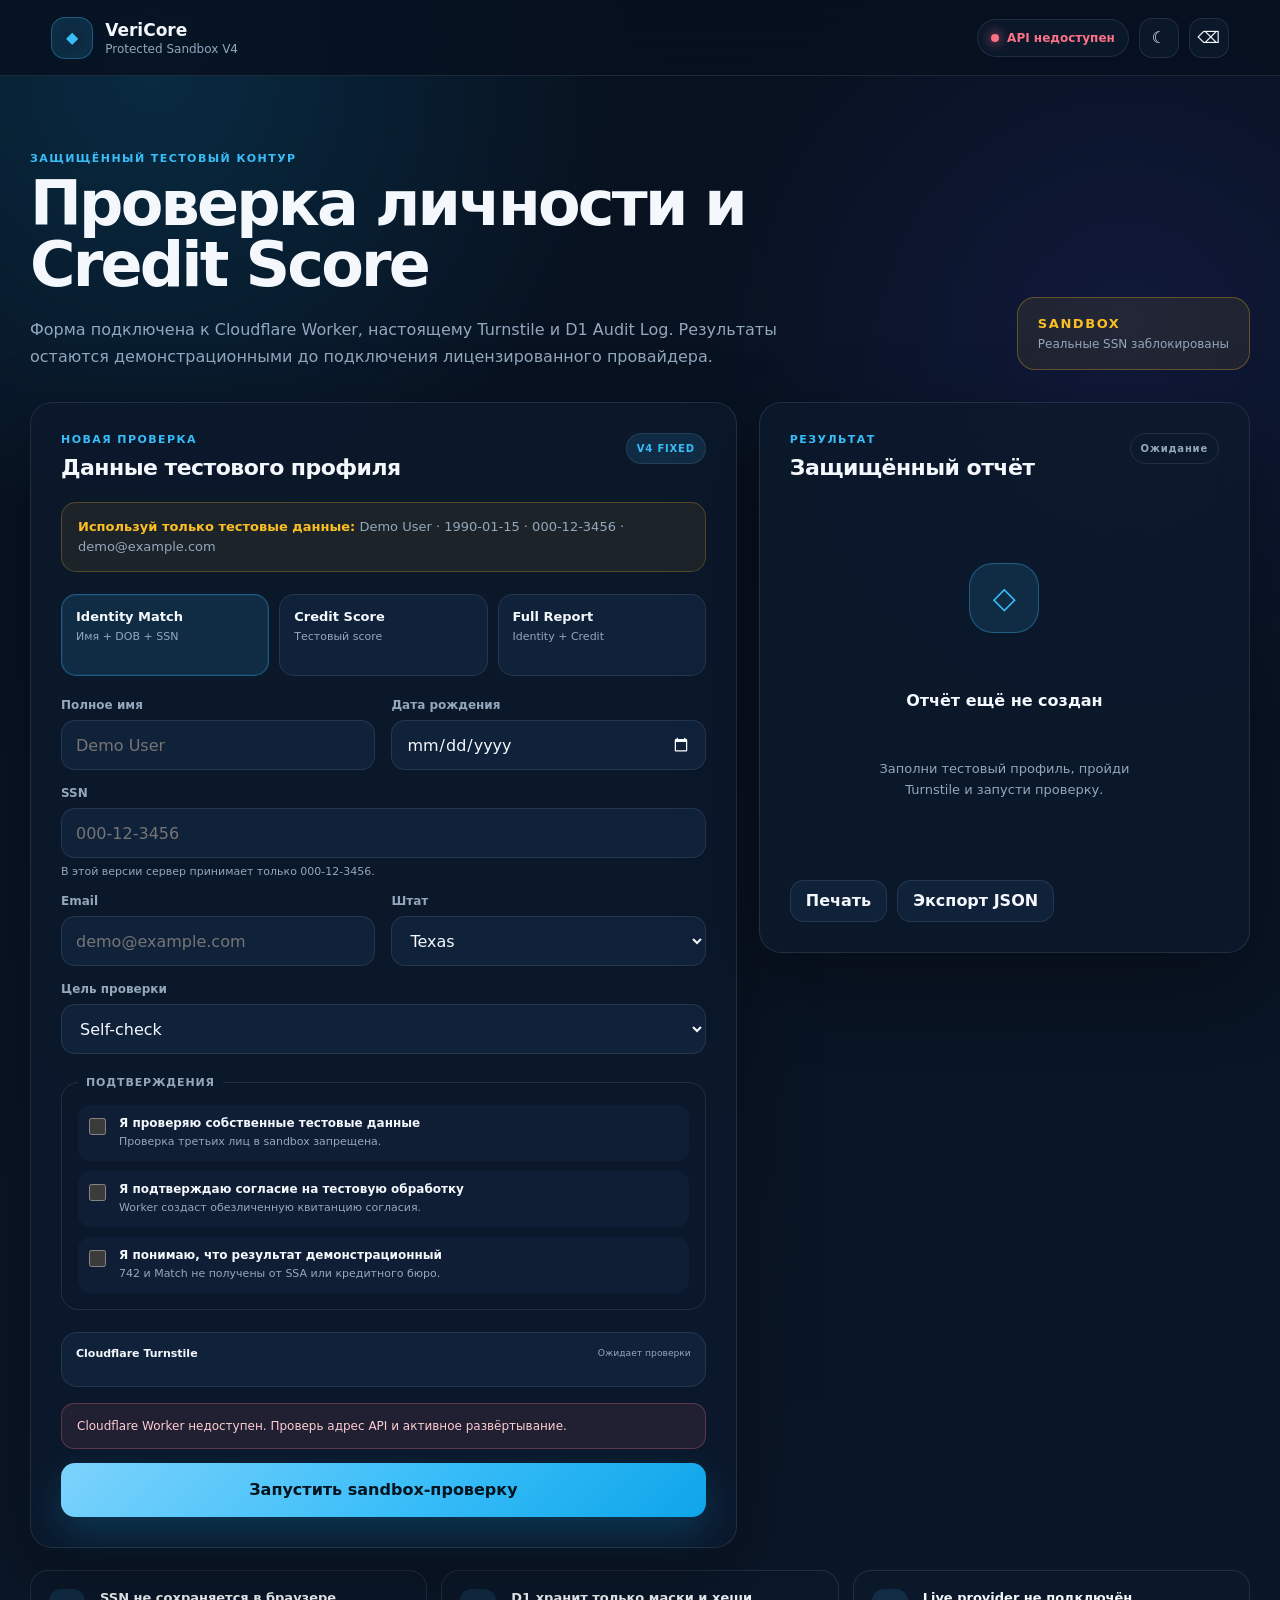
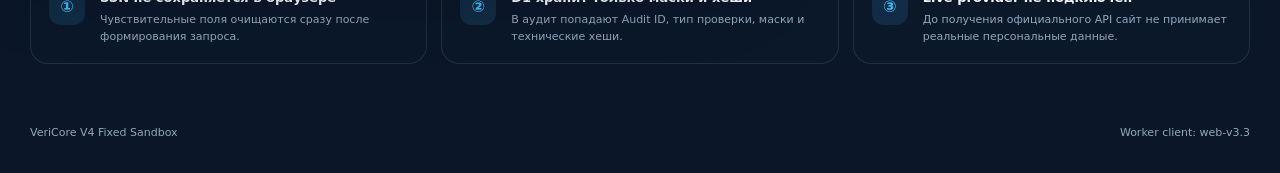
<file: index.html>
<!DOCTYPE html>
<html lang="ru">
<head>
  <meta charset="UTF-8" />
  <meta name="viewport" content="width=device-width, initial-scale=1.0" />
  <meta name="description" content="VeriCore — защищённая sandbox-проверка identity и credit flow" />
  <meta name="theme-color" content="#07111f" />
  <title>VeriCore V4 — Protected Sandbox</title>
  <link rel="stylesheet" href="styles.css" />
</head>
<body>
  <div class="app-shell">
    <header class="topbar">
      <a class="brand" href="#" aria-label="VeriCore">
        <span class="brand-mark" aria-hidden="true">◆</span>
        <span>
          <strong>VeriCore</strong>
          <small>Protected Sandbox V4</small>
        </span>
      </a>

      <div class="topbar-actions">
        <div id="apiStatus" class="status-pill status-checking" aria-live="polite">
          <span class="status-dot"></span>
          <span>Проверяем API…</span>
        </div>
        <button id="themeToggle" class="icon-button" type="button" aria-label="Сменить тему" title="Сменить тему">☾</button>
        <button id="clearButton" class="icon-button danger" type="button" aria-label="Очистить форму" title="Очистить форму">⌫</button>
      </div>
    </header>

    <main class="main">
      <section class="hero">
        <div>
          <span class="eyebrow">Защищённый тестовый контур</span>
          <h1>Проверка личности и Credit Score</h1>
          <p>
            Форма подключена к Cloudflare Worker, настоящему Turnstile и D1 Audit Log.
            Результаты остаются демонстрационными до подключения лицензированного провайдера.
          </p>
        </div>

        <div class="hero-badge">
          <strong>SANDBOX</strong>
          <span>Реальные SSN заблокированы</span>
        </div>
      </section>

      <section class="workspace">
        <article class="card form-card">
          <div class="card-header">
            <div>
              <span class="section-kicker">Новая проверка</span>
              <h2>Данные тестового профиля</h2>
            </div>
            <span class="mode-chip">V4 FIXED</span>
          </div>

          <div class="sandbox-note" role="note">
            <strong>Используй только тестовые данные:</strong>
            Demo User · 1990-01-15 · 000-12-3456 · demo@example.com
          </div>

          <form id="verifyForm" novalidate autocomplete="off">
            <div class="type-selector" aria-label="Тип проверки">
              <label class="type-option">
                <input type="radio" name="checkType" value="identity" checked />
                <span>
                  <strong>Identity Match</strong>
                  <small>Имя + DOB + SSN</small>
                </span>
              </label>

              <label class="type-option">
                <input type="radio" name="checkType" value="credit" />
                <span>
                  <strong>Credit Score</strong>
                  <small>Тестовый score</small>
                </span>
              </label>

              <label class="type-option">
                <input type="radio" name="checkType" value="full" />
                <span>
                  <strong>Full Report</strong>
                  <small>Identity + Credit</small>
                </span>
              </label>
            </div>

            <div class="form-grid">
              <div class="field">
                <label for="fullName">Полное имя</label>
                <input id="fullName" name="fullName" type="text" placeholder="Demo User" maxlength="100" required />
              </div>

              <div class="field">
                <label for="dob">Дата рождения</label>
                <input id="dob" name="dob" type="date" min="1900-01-01" required />
              </div>

              <div class="field field-wide">
                <label for="ssn">SSN</label>
                <input
                  id="ssn"
                  name="ssn"
                  type="text"
                  inputmode="numeric"
                  placeholder="000-12-3456"
                  maxlength="11"
                  pattern="\d{3}-\d{2}-\d{4}"
                  autocomplete="off"
                  required
                />
                <small>В этой версии сервер принимает только 000-12-3456.</small>
              </div>

              <div class="field">
                <label for="email">Email</label>
                <input id="email" name="email" type="email" placeholder="demo@example.com" maxlength="254" required />
              </div>

              <div class="field">
                <label for="state">Штат</label>
                <select id="state" name="state" required>
                  <option value="TX">Texas</option>
                  <option value="CA">California</option>
                  <option value="FL">Florida</option>
                  <option value="NY">New York</option>
                </select>
              </div>

              <div class="field field-wide">
                <label for="purpose">Цель проверки</label>
                <select id="purpose" name="purpose" required>
                  <option value="self_check">Self-check</option>
                  <option value="credit_monitoring">Credit monitoring</option>
                </select>
              </div>
            </div>

            <fieldset class="consent-box">
              <legend>Подтверждения</legend>

              <label class="check-row">
                <input id="selfCheck" type="checkbox" required />
                <span>
                  <strong>Я проверяю собственные тестовые данные</strong>
                  <small>Проверка третьих лиц в sandbox запрещена.</small>
                </span>
              </label>

              <label class="check-row">
                <input id="consentAccepted" type="checkbox" required />
                <span>
                  <strong>Я подтверждаю согласие на тестовую обработку</strong>
                  <small>Worker создаст обезличенную квитанцию согласия.</small>
                </span>
              </label>

              <label class="check-row">
                <input id="sandboxConfirmed" type="checkbox" required />
                <span>
                  <strong>Я понимаю, что результат демонстрационный</strong>
                  <small>742 и Match не получены от SSA или кредитного бюро.</small>
                </span>
              </label>
            </fieldset>

            <div class="turnstile-box">
              <div class="turnstile-head">
                <span>Cloudflare Turnstile</span>
                <small id="turnstileState">Ожидает проверки</small>
              </div>
              <div id="turnstileMount"></div>
            </div>

            <div id="errorBanner" class="banner error" role="alert" aria-live="assertive" hidden></div>

            <button id="submitButton" class="primary-button" type="submit">
              <span class="button-label">Запустить sandbox-проверку</span>
              <span class="button-loader" hidden>Проверяем…</span>
            </button>
          </form>
        </article>

        <aside class="card result-card">
          <div class="card-header">
            <div>
              <span class="section-kicker">Результат</span>
              <h2>Защищённый отчёт</h2>
            </div>
            <span id="resultStatus" class="result-status neutral">Ожидание</span>
          </div>

          <div id="resultEmpty" class="empty-state">
            <div class="empty-icon" aria-hidden="true">◇</div>
            <strong>Отчёт ещё не создан</strong>
            <p>Заполни тестовый профиль, пройди Turnstile и запусти проверку.</p>
          </div>

          <div id="resultContent" class="result-content" aria-live="polite" hidden></div>

          <div id="resultActions" class="result-actions" hidden>
            <button id="printButton" class="secondary-button" type="button">Печать</button>
            <button id="exportButton" class="secondary-button" type="button">Экспорт JSON</button>
          </div>
        </aside>
      </section>

      <section class="security-grid">
        <article class="security-card">
          <span class="security-icon" aria-hidden="true">①</span>
          <div>
            <h3>SSN не сохраняется в браузере</h3>
            <p>Чувствительные поля очищаются сразу после формирования запроса.</p>
          </div>
        </article>

        <article class="security-card">
          <span class="security-icon" aria-hidden="true">②</span>
          <div>
            <h3>D1 хранит только маски и хеши</h3>
            <p>В аудит попадают Audit ID, тип проверки, маски и технические хеши.</p>
          </div>
        </article>

        <article class="security-card">
          <span class="security-icon" aria-hidden="true">③</span>
          <div>
            <h3>Live provider не подключён</h3>
            <p>До получения официального API сайт не принимает реальные персональные данные.</p>
          </div>
        </article>
      </section>
    </main>

    <footer class="footer">
      <span>VeriCore V4 Fixed Sandbox</span>
      <span>Worker client: web-v3.3</span>
    </footer>
  </div>

  <script src="config.js"></script>
  <script src="app.js"></script>
  <script
    src="https://challenges.cloudflare.com/turnstile/v0/api.js?render=explicit&onload=onTurnstileLoad"
    async
    defer
  ></script>
</body>
</html>
</file>
<file: styles.css>
:root {
  color-scheme: dark;
  --bg: #07111f;
  --bg-soft: #0b1728;
  --panel: rgba(12, 26, 44, 0.92);
  --panel-strong: #10213a;
  --line: rgba(148, 163, 184, 0.16);
  --line-strong: rgba(56, 189, 248, 0.35);
  --text: #f4f8fc;
  --muted: #93a7bd;
  --primary: #38bdf8;
  --primary-strong: #0ea5e9;
  --primary-soft: rgba(56, 189, 248, 0.12);
  --success: #4ade80;
  --warning: #fbbf24;
  --danger: #fb7185;
  --shadow: 0 28px 80px rgba(0, 0, 0, 0.34);
  --radius: 22px;
  font-family: Inter, ui-sans-serif, system-ui, -apple-system, BlinkMacSystemFont, "Segoe UI", sans-serif;
}

:root[data-theme="light"] {
  color-scheme: light;
  --bg: #eef4fa;
  --bg-soft: #f7fafc;
  --panel: rgba(255, 255, 255, 0.94);
  --panel-strong: #ffffff;
  --line: rgba(30, 64, 100, 0.13);
  --line-strong: rgba(14, 165, 233, 0.28);
  --text: #10243f;
  --muted: #60748a;
  --primary: #0284c7;
  --primary-strong: #0369a1;
  --primary-soft: rgba(2, 132, 199, 0.1);
  --shadow: 0 24px 70px rgba(54, 80, 110, 0.16);
}

* {
  box-sizing: border-box;
}

html {
  min-height: 100%;
  background: var(--bg);
}

body {
  min-width: 320px;
  min-height: 100vh;
  margin: 0;
  color: var(--text);
  background:
    radial-gradient(circle at 12% 4%, rgba(14, 165, 233, 0.17), transparent 29rem),
    radial-gradient(circle at 88% 18%, rgba(79, 70, 229, 0.13), transparent 26rem),
    linear-gradient(180deg, var(--bg), var(--bg-soft));
}

button,
input,
select {
  font: inherit;
}

button {
  cursor: pointer;
}

button:disabled {
  cursor: wait;
  opacity: 0.72;
}

a {
  color: inherit;
  text-decoration: none;
}

.app-shell {
  min-height: 100vh;
  display: flex;
  flex-direction: column;
}

.topbar {
  position: sticky;
  top: 0;
  z-index: 20;
  display: flex;
  align-items: center;
  justify-content: space-between;
  gap: 20px;
  min-height: 76px;
  padding: 14px clamp(18px, 4vw, 56px);
  border-bottom: 1px solid var(--line);
  background: color-mix(in srgb, var(--bg) 82%, transparent);
  backdrop-filter: blur(18px);
}

.brand {
  display: inline-flex;
  align-items: center;
  gap: 12px;
}

.brand-mark {
  display: grid;
  place-items: center;
  width: 42px;
  height: 42px;
  border: 1px solid var(--line-strong);
  border-radius: 14px;
  color: var(--primary);
  background: var(--primary-soft);
  box-shadow: inset 0 0 24px rgba(56, 189, 248, 0.08);
}

.brand strong,
.brand small {
  display: block;
}

.brand strong {
  font-size: 17px;
}

.brand small {
  margin-top: 2px;
  color: var(--muted);
  font-size: 12px;
}

.topbar-actions {
  display: flex;
  align-items: center;
  gap: 10px;
}

.status-pill {
  display: inline-flex;
  align-items: center;
  gap: 8px;
  min-height: 38px;
  padding: 0 13px;
  border: 1px solid var(--line);
  border-radius: 999px;
  color: var(--muted);
  background: var(--panel);
  font-size: 12px;
  font-weight: 700;
}

.status-dot {
  width: 8px;
  height: 8px;
  border-radius: 50%;
  background: var(--warning);
  box-shadow: 0 0 12px currentColor;
}

.status-online {
  color: var(--success);
}

.status-online .status-dot {
  background: var(--success);
}

.status-offline {
  color: var(--danger);
}

.status-offline .status-dot {
  background: var(--danger);
}

.icon-button {
  display: grid;
  place-items: center;
  width: 40px;
  height: 40px;
  border: 1px solid var(--line);
  border-radius: 13px;
  color: var(--text);
  background: var(--panel);
}

.icon-button:hover {
  border-color: var(--line-strong);
  transform: translateY(-1px);
}

.icon-button.danger:hover {
  color: var(--danger);
  border-color: color-mix(in srgb, var(--danger) 45%, transparent);
}

.main {
  width: min(1220px, calc(100% - 32px));
  margin: 0 auto;
  padding: clamp(38px, 6vw, 76px) 0 34px;
}

.hero {
  display: grid;
  grid-template-columns: 1fr auto;
  align-items: end;
  gap: 32px;
  margin-bottom: 32px;
}

.eyebrow,
.section-kicker {
  display: block;
  margin-bottom: 9px;
  color: var(--primary);
  font-size: 11px;
  font-weight: 800;
  letter-spacing: 0.13em;
  text-transform: uppercase;
}

.hero h1 {
  max-width: 760px;
  margin: 0;
  font-size: clamp(34px, 5vw, 62px);
  line-height: 0.98;
  letter-spacing: -0.045em;
}

.hero p {
  max-width: 760px;
  margin: 20px 0 0;
  color: var(--muted);
  font-size: 16px;
  line-height: 1.7;
}

.hero-badge {
  min-width: 215px;
  padding: 18px 20px;
  border: 1px solid rgba(251, 191, 36, 0.3);
  border-radius: 18px;
  background: rgba(251, 191, 36, 0.08);
}

.hero-badge strong,
.hero-badge span {
  display: block;
}

.hero-badge strong {
  color: var(--warning);
  font-size: 13px;
  letter-spacing: 0.12em;
}

.hero-badge span {
  margin-top: 6px;
  color: var(--muted);
  font-size: 12px;
}

.workspace {
  display: grid;
  grid-template-columns: minmax(0, 1.18fr) minmax(350px, 0.82fr);
  gap: 22px;
  align-items: start;
}

.card {
  border: 1px solid var(--line);
  border-radius: var(--radius);
  background: var(--panel);
  box-shadow: var(--shadow);
  backdrop-filter: blur(18px);
}

.form-card,
.result-card {
  padding: clamp(20px, 3vw, 30px);
}

.result-card {
  position: sticky;
  top: 98px;
}

.card-header {
  display: flex;
  align-items: flex-start;
  justify-content: space-between;
  gap: 18px;
  margin-bottom: 22px;
}

.card-header h2 {
  margin: 0;
  font-size: 22px;
  letter-spacing: -0.025em;
}

.mode-chip,
.result-status {
  display: inline-flex;
  align-items: center;
  min-height: 31px;
  padding: 0 10px;
  border: 1px solid var(--line);
  border-radius: 999px;
  color: var(--primary);
  background: var(--primary-soft);
  font-size: 10px;
  font-weight: 900;
  letter-spacing: 0.08em;
}

.result-status.neutral {
  color: var(--muted);
  background: transparent;
}

.result-status.success {
  color: var(--success);
  border-color: rgba(74, 222, 128, 0.3);
  background: rgba(74, 222, 128, 0.09);
}

.result-status.danger {
  color: var(--danger);
  border-color: rgba(251, 113, 133, 0.3);
  background: rgba(251, 113, 133, 0.09);
}

.sandbox-note {
  margin-bottom: 22px;
  padding: 14px 16px;
  border: 1px solid rgba(251, 191, 36, 0.24);
  border-radius: 15px;
  color: var(--muted);
  background: rgba(251, 191, 36, 0.07);
  font-size: 13px;
  line-height: 1.55;
}

.sandbox-note strong {
  color: var(--warning);
}

.type-selector {
  display: grid;
  grid-template-columns: repeat(3, 1fr);
  gap: 10px;
  margin-bottom: 22px;
}

.type-option {
  position: relative;
  display: block;
  min-width: 0;
}

.type-option input {
  position: absolute;
  opacity: 0;
  pointer-events: none;
}

.type-option span {
  display: block;
  min-height: 82px;
  padding: 14px;
  border: 1px solid var(--line);
  border-radius: 15px;
  background: var(--panel-strong);
  transition: 160ms ease;
}

.type-option strong,
.type-option small {
  display: block;
}

.type-option strong {
  font-size: 13px;
}

.type-option small {
  margin-top: 6px;
  color: var(--muted);
  font-size: 11px;
}

.type-option input:checked + span {
  border-color: var(--line-strong);
  background: var(--primary-soft);
  box-shadow: inset 0 0 0 1px rgba(56, 189, 248, 0.08);
}

.form-grid {
  display: grid;
  grid-template-columns: repeat(2, minmax(0, 1fr));
  gap: 16px;
}

.field-wide {
  grid-column: 1 / -1;
}

.field label {
  display: block;
  margin-bottom: 8px;
  color: var(--muted);
  font-size: 12px;
  font-weight: 700;
}

.field input,
.field select {
  width: 100%;
  min-height: 50px;
  padding: 0 14px;
  border: 1px solid var(--line);
  border-radius: 14px;
  outline: none;
  color: var(--text);
  background: var(--panel-strong);
  transition: 150ms ease;
}

.field input:focus,
.field select:focus {
  border-color: var(--primary);
  box-shadow: 0 0 0 4px var(--primary-soft);
}

.field small {
  display: block;
  margin-top: 7px;
  color: var(--muted);
  font-size: 11px;
}

.consent-box {
  display: grid;
  gap: 10px;
  margin: 22px 0;
  padding: 16px;
  border: 1px solid var(--line);
  border-radius: 17px;
}

.consent-box legend {
  padding: 0 8px;
  color: var(--muted);
  font-size: 11px;
  font-weight: 800;
  letter-spacing: 0.08em;
  text-transform: uppercase;
}

.check-row {
  display: grid;
  grid-template-columns: 19px 1fr;
  gap: 11px;
  align-items: flex-start;
  padding: 11px;
  border-radius: 13px;
  background: color-mix(in srgb, var(--panel-strong) 75%, transparent);
}

.check-row input {
  width: 17px;
  height: 17px;
  margin: 2px 0 0;
  accent-color: var(--primary);
}

.check-row strong,
.check-row small {
  display: block;
}

.check-row strong {
  font-size: 12px;
}

.check-row small {
  margin-top: 4px;
  color: var(--muted);
  font-size: 11px;
  line-height: 1.45;
}

.turnstile-box {
  margin-bottom: 16px;
  padding: 14px;
  border: 1px solid var(--line);
  border-radius: 16px;
  background: var(--panel-strong);
}

.turnstile-head {
  display: flex;
  justify-content: space-between;
  gap: 14px;
  margin-bottom: 12px;
  color: var(--muted);
  font-size: 11px;
}

.turnstile-head span {
  color: var(--text);
  font-weight: 800;
}

.banner {
  margin: 0 0 14px;
  padding: 13px 15px;
  border-radius: 13px;
  font-size: 12px;
  line-height: 1.5;
}

.banner.error {
  border: 1px solid rgba(251, 113, 133, 0.28);
  color: #fecdd3;
  background: rgba(251, 113, 133, 0.09);
}

:root[data-theme="light"] .banner.error {
  color: #9f1239;
}

.primary-button,
.secondary-button {
  border: 0;
  border-radius: 14px;
  font-weight: 800;
}

.primary-button {
  width: 100%;
  min-height: 54px;
  color: #03131f;
  background: linear-gradient(135deg, #7dd3fc, #38bdf8 56%, #0ea5e9);
  box-shadow: 0 16px 38px rgba(14, 165, 233, 0.22);
}

.primary-button:hover:not(:disabled) {
  transform: translateY(-1px);
  box-shadow: 0 20px 42px rgba(14, 165, 233, 0.28);
}

.secondary-button {
  min-height: 42px;
  padding: 0 15px;
  border: 1px solid var(--line);
  color: var(--text);
  background: var(--panel-strong);
}

.empty-state {
  display: grid;
  place-items: center;
  min-height: 360px;
  padding: 40px 20px;
  text-align: center;
}

.empty-icon {
  display: grid;
  place-items: center;
  width: 70px;
  height: 70px;
  margin-bottom: 16px;
  border: 1px solid var(--line-strong);
  border-radius: 24px;
  color: var(--primary);
  background: var(--primary-soft);
  font-size: 30px;
}

.empty-state p {
  max-width: 300px;
  margin: 8px 0 0;
  color: var(--muted);
  font-size: 13px;
  line-height: 1.6;
}

.report-highlight {
  display: grid;
  grid-template-columns: repeat(2, 1fr);
  gap: 12px;
  margin-bottom: 18px;
}

.report-highlight > div {
  min-width: 0;
  padding: 18px;
  border: 1px solid var(--line);
  border-radius: 17px;
  background: var(--panel-strong);
}

.report-highlight span,
.report-highlight strong {
  display: block;
}

.report-highlight span {
  color: var(--muted);
  font-size: 11px;
}

.report-highlight strong {
  margin-top: 7px;
  color: var(--primary);
  font-size: 25px;
  letter-spacing: -0.035em;
}

.report-list {
  display: grid;
  margin: 0;
}

.report-list > div {
  display: grid;
  grid-template-columns: 0.85fr 1.15fr;
  gap: 12px;
  padding: 12px 0;
  border-bottom: 1px solid var(--line);
}

.report-list dt {
  color: var(--muted);
  font-size: 11px;
}

.report-list dd {
  min-width: 0;
  margin: 0;
  text-align: right;
  font-size: 12px;
  font-weight: 700;
  overflow-wrap: anywhere;
}

.mono,
.receipt-box code {
  font-family: ui-monospace, SFMono-Regular, Menlo, Monaco, Consolas, monospace;
}

.receipt-box {
  margin-top: 18px;
  padding: 14px;
  border: 1px solid var(--line);
  border-radius: 15px;
  background: var(--panel-strong);
}

.receipt-box span,
.receipt-box code {
  display: block;
}

.receipt-box span {
  margin-bottom: 7px;
  color: var(--muted);
  font-size: 10px;
  font-weight: 800;
  text-transform: uppercase;
}

.receipt-box code {
  color: var(--primary);
  font-size: 10px;
  overflow-wrap: anywhere;
}

.report-disclaimer {
  margin: 16px 0 0;
  color: var(--muted);
  font-size: 11px;
  line-height: 1.55;
}

.result-actions {
  display: flex;
  gap: 10px;
  margin-top: 18px;
}

.security-grid {
  display: grid;
  grid-template-columns: repeat(3, 1fr);
  gap: 14px;
  margin-top: 22px;
}

.security-card {
  display: grid;
  grid-template-columns: 38px 1fr;
  gap: 13px;
  padding: 18px;
  border: 1px solid var(--line);
  border-radius: 18px;
  background: color-mix(in srgb, var(--panel) 86%, transparent);
}

.security-icon {
  display: grid;
  place-items: center;
  width: 36px;
  height: 36px;
  border-radius: 12px;
  color: var(--primary);
  background: var(--primary-soft);
  font-weight: 900;
}

.security-card h3 {
  margin: 1px 0 6px;
  font-size: 13px;
}

.security-card p {
  margin: 0;
  color: var(--muted);
  font-size: 11px;
  line-height: 1.55;
}

.footer {
  display: flex;
  justify-content: space-between;
  gap: 20px;
  width: min(1220px, calc(100% - 32px));
  margin: auto auto 0;
  padding: 28px 0 34px;
  color: var(--muted);
  font-size: 11px;
}

@media (max-width: 930px) {
  .workspace {
    grid-template-columns: 1fr;
  }

  .result-card {
    position: static;
  }

  .security-grid {
    grid-template-columns: 1fr;
  }
}

@media (max-width: 680px) {
  .topbar {
    align-items: flex-start;
  }

  .status-pill {
    display: none;
  }

  .main {
    width: min(100% - 20px, 1220px);
    padding-top: 32px;
  }

  .hero {
    grid-template-columns: 1fr;
    gap: 18px;
  }

  .hero-badge {
    min-width: 0;
  }

  .type-selector,
  .form-grid,
  .report-highlight {
    grid-template-columns: 1fr;
  }

  .field-wide {
    grid-column: auto;
  }

  .form-card,
  .result-card {
    padding: 18px;
    border-radius: 18px;
  }

  .footer {
    flex-direction: column;
    width: min(100% - 24px, 1220px);
  }
}

@media print {
  body {
    background: #fff;
    color: #000;
  }

  .topbar,
  .hero,
  .form-card,
  .security-grid,
  .footer,
  .result-actions {
    display: none !important;
  }

  .main,
  .workspace,
  .result-card {
    display: block;
    width: 100%;
    margin: 0;
    padding: 0;
    border: 0;
    box-shadow: none;
    background: #fff;
  }
}
</file>
